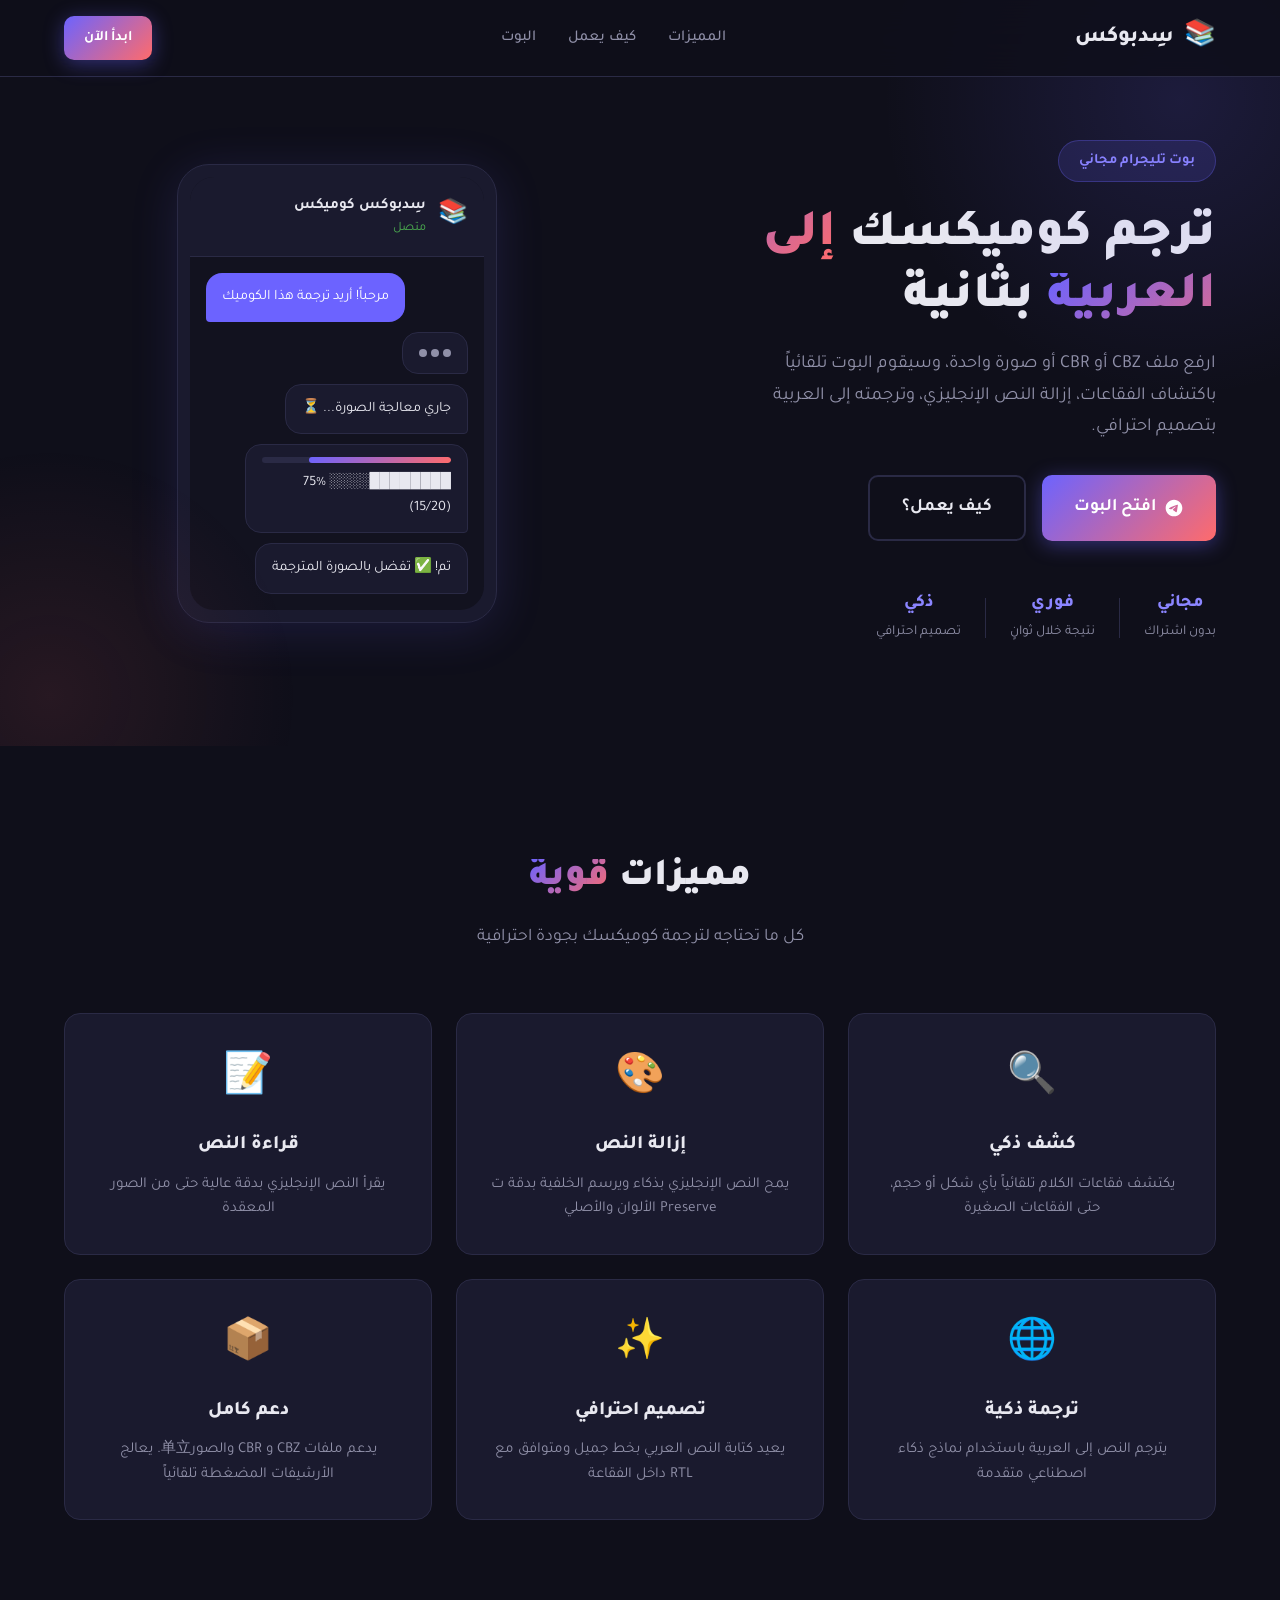
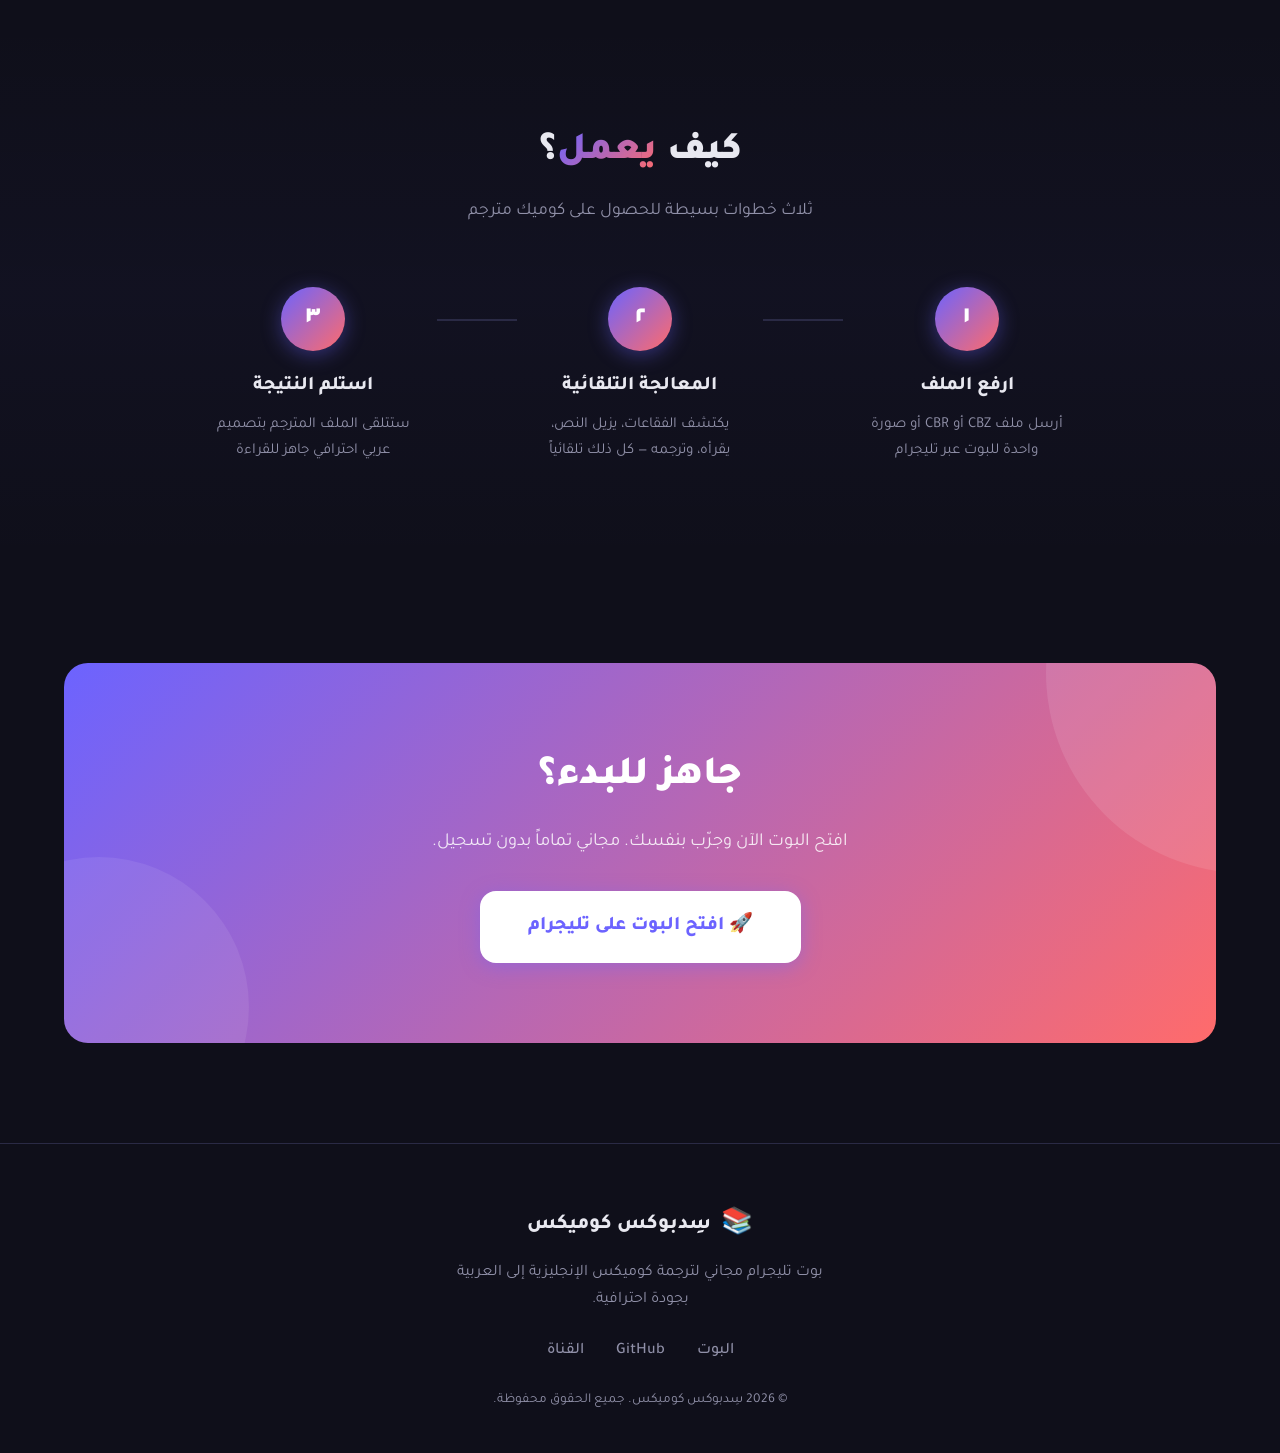
<file: index.html>
<!DOCTYPE html>
<html lang="ar" dir="rtl">
<head>
  <meta charset="UTF-8">
  <meta name="viewport" content="width=device-width, initial-scale=1.0">
  <title>سِدبوكس كوميكس — ترجمة كوميكس عربي</title>
  <meta name="description" content="بوت تليجرام مجاني يترجم كوميكس الإنجليزية إلى العربية بجودة احترافية. رفع الملفات واحصل على النتيجة فوراً.">
  <link rel="preconnect" href="https://fonts.googleapis.com">
  <link rel="preconnect" href="https://fonts.gstatic.com" crossorigin>
  <link href="https://fonts.googleapis.com/css2?family=Tajawal:wght@300;400;500;700;800;900&display=swap" rel="stylesheet">
  <link rel="stylesheet" href="css/style.css">
</head>
<body>

  <!-- Navbar -->
  <nav class="navbar">
    <div class="container nav-container">
      <a href="#" class="logo">
        <span class="logo-icon">📚</span>
        <span class="logo-text">سِدبوكس</span>
      </a>
      <div class="nav-links">
        <a href="#features">المميزات</a>
        <a href="#how-it-works">كيف يعمل</a>
        <a href="#bot">البوت</a>
      </div>
      <a href="https://t.me/sedboxcomic_bot" class="btn btn-primary btn-sm" target="_blank">
        ابدأ الآن
      </a>
    </div>
  </nav>

  <!-- Hero -->
  <section class="hero">
    <div class="container hero-container">
      <div class="hero-content">
        <div class="hero-badge">بوت تليجرام مجاني</div>
        <h1>ترجم كوميكسك <span class="gradient-text">إلى العربية</span> بثانية</h1>
        <p class="hero-desc">ارفع ملف CBZ أو CBR أو صورة واحدة، وسيقوم البوت تلقائياً باكتشاف الفقاعات، إزالة النص الإنجليزي، وترجمته إلى العربية بتصميم احترافي.</p>
        <div class="hero-actions">
          <a href="https://t.me/sedboxcomic_bot" class="btn btn-primary btn-lg" target="_blank">
            <svg width="20" height="20" viewBox="0 0 24 24" fill="currentColor"><path d="M12 2C6.48 2 2 6.48 2 12s4.48 10 10 10 10-4.48 10-10S17.52 2 12 2zm4.64 6.8c-.15 1.58-.8 5.42-1.13 7.19-.14.75-.42 1-.68 1.03-.58.05-1.02-.38-1.58-.75-.88-.58-1.38-.94-2.23-1.5-.99-.65-.35-1.01.22-1.59.15-.15 2.71-2.48 2.76-2.69a.2.2 0 00-.05-.18c-.06-.05-.14-.03-.21-.02-.09.02-1.49.95-4.22 2.79-.4.27-.76.41-1.08.4-.36-.01-1.04-.2-1.55-.37-.63-.2-1.12-.31-1.08-.66.02-.18.27-.36.74-.55 2.92-1.27 4.86-2.11 5.83-2.51 2.78-1.16 3.35-1.36 3.73-1.36.08 0 .27.02.39.12.1.08.13.19.14.27-.01.06.01.24 0 .38z"/></svg>
            افتح البوت
          </a>
          <a href="#how-it-works" class="btn btn-outline btn-lg">كيف يعمل؟</a>
        </div>
        <div class="hero-stats">
          <div class="stat">
            <span class="stat-number">مجاني</span>
            <span class="stat-label">بدون اشتراك</span>
          </div>
          <div class="stat-divider"></div>
          <div class="stat">
            <span class="stat-number">فوري</span>
            <span class="stat-label">نتيجة خلال ثوانٍ</span>
          </div>
          <div class="stat-divider"></div>
          <div class="stat">
            <span class="stat-number">ذكي</span>
            <span class="stat-label">تصميم احترافي</span>
          </div>
        </div>
      </div>
      <div class="hero-visual">
        <div class="phone-mockup">
          <div class="phone-screen">
            <div class="chat-header">
              <div class="chat-avatar">📚</div>
              <div class="chat-info">
                <span class="chat-name">سِدبوكس كوميكس</span>
                <span class="chat-status">متصل</span>
              </div>
            </div>
            <div class="chat-messages">
              <div class="message user-message">مرحباً! أريد ترجمة هذا الكوميك</div>
              <div class="message bot-message">
                <div class="typing-indicator">
                  <span></span><span></span><span></span>
                </div>
              </div>
              <div class="message bot-message">جاري معالجة الصورة... ⏳</div>
              <div class="message bot-message progress-message">
                <div class="progress-bar">
                  <div class="progress-fill" style="width: 75%"></div>
                </div>
                <span>████████░░░░ 75% (15/20)</span>
              </div>
              <div class="message bot-message">تم! ✅ تفضل بالصورة المترجمة</div>
            </div>
          </div>
        </div>
      </div>
    </div>
  </section>

  <!-- Features -->
  <section class="features" id="features">
    <div class="container">
      <div class="section-header">
        <h2>مميزات <span class="gradient-text">قوية</span></h2>
        <p>كل ما تحتاجه لترجمة كوميكسك بجودة احترافية</p>
      </div>
      <div class="features-grid">
        <div class="feature-card">
          <div class="feature-icon">🔍</div>
          <h3>كشف ذكي</h3>
          <p>يكتشف فقاعات الكلام تلقائياً بأي شكل أو حجم، حتى الفقاعات الصغيرة</p>
        </div>
        <div class="feature-card">
          <div class="feature-icon">🎨</div>
          <h3>إزالة النص</h3>
          <p>يمح النص الإنجليزي بذكاء ويرسم الخلفية بدقة ت Preserve الألوان والأصلي</p>
        </div>
        <div class="feature-card">
          <div class="feature-icon">📝</div>
          <h3>قراءة النص</h3>
          <p>يقرأ النص الإنجليزي بدقة عالية حتى من الصور المعقدة</p>
        </div>
        <div class="feature-card">
          <div class="feature-icon">🌐</div>
          <h3>ترجمة ذكية</h3>
          <p>يترجم النص إلى العربية باستخدام نماذج ذكاء اصطناعي متقدمة</p>
        </div>
        <div class="feature-card">
          <div class="feature-icon">✨</div>
          <h3>تصميم احترافي</h3>
          <p>يعيد كتابة النص العربي بخط جميل ومتوافق مع RTL داخل الفقاعة</p>
        </div>
        <div class="feature-card">
          <div class="feature-icon">📦</div>
          <h3>دعم كامل</h3>
          <p>يدعم ملفات CBZ و CBR والصور单立. يعالج الأرشيفات المضغطة تلقائياً</p>
        </div>
      </div>
    </div>
  </section>

  <!-- How it works -->
  <section class="how-it-works" id="how-it-works">
    <div class="container">
      <div class="section-header">
        <h2>كيف <span class="gradient-text">يعمل</span>؟</h2>
        <p>ثلاث خطوات بسيطة للحصول على كوميك مترجم</p>
      </div>
      <div class="steps">
        <div class="step">
          <div class="step-number">١</div>
          <div class="step-content">
            <h3>ارفع الملف</h3>
            <p>أرسل ملف CBZ أو CBR أو صورة واحدة للبوت عبر تليجرام</p>
          </div>
        </div>
        <div class="step-connector"></div>
        <div class="step">
          <div class="step-number">٢</div>
          <div class="step-content">
            <h3>المعالجة التلقائية</h3>
            <p>يكتشف الفقاعات، يزيل النص، يقرأه، وترجمه — كل ذلك تلقائياً</p>
          </div>
        </div>
        <div class="step-connector"></div>
        <div class="step">
          <div class="step-number">٣</div>
          <div class="step-content">
            <h3>استلم النتيجة</h3>
            <p>ستتلقى الملف المترجم بتصميم عربي احترافي جاهز للقراءة</p>
          </div>
        </div>
      </div>
    </div>
  </section>

  <!-- Bot CTA -->
  <section class="bot-cta" id="bot">
    <div class="container">
      <div class="cta-card">
        <div class="cta-content">
          <h2>جاهز للبدء؟</h2>
          <p>افتح البوت الآن وجرّب بنفسك. مجاني تماماً بدون تسجيل.</p>
          <a href="https://t.me/sedboxcomic_bot" class="btn btn-primary btn-xl" target="_blank">
            🚀 افتح البوت على تليجرام
          </a>
        </div>
      </div>
    </div>
  </section>

  <!-- Footer -->
  <footer class="footer">
    <div class="container footer-container">
      <div class="footer-brand">
        <span class="logo-icon">📚</span>
        <span class="logo-text">سِدبوكس كوميكس</span>
      </div>
      <p class="footer-desc">بوت تليجرام مجاني لترجمة كوميكس الإنجليزية إلى العربية بجودة احترافية.</p>
      <div class="footer-links">
        <a href="https://t.me/sedboxcomic_bot" target="_blank">البوت</a>
        <a href="https://github.com/sedbox3/comicx-arabic" target="_blank">GitHub</a>
        <a href="https://t.me/sedbox3" target="_blank">القناة</a>
      </div>
      <p class="footer-copy">© 2026 سِدبوكس كوميكس. جميع الحقوق محفوظة.</p>
    </div>
  </footer>

</body>
</html>
</file>
<file: css/style.css>
/* ===== Variables ===== */
:root {
  --primary: #6C63FF;
  --primary-dark: #5A52D5;
  --primary-light: #8B85FF;
  --accent: #FF6B6B;
  --bg: #0F0F1A;
  --bg-card: #1A1A2E;
  --bg-card-hover: #222240;
  --text: #E8E8F0;
  --text-muted: #9090A8;
  --border: #2A2A45;
  --gradient: linear-gradient(135deg, #6C63FF 0%, #FF6B6B 100%);
  --shadow: 0 4px 24px rgba(0, 0, 0, 0.3);
  --shadow-lg: 0 8px 48px rgba(108, 99, 255, 0.15);
  --radius: 16px;
  --radius-sm: 10px;
  --transition: all 0.3s ease;
}

/* ===== Reset ===== */
*, *::before, *::after {
  margin: 0;
  padding: 0;
  box-sizing: border-box;
}

html {
  scroll-behavior: smooth;
}

body {
  font-family: 'Tajawal', sans-serif;
  background: var(--bg);
  color: var(--text);
  line-height: 1.7;
  overflow-x: hidden;
}

.container {
  max-width: 1200px;
  margin: 0 auto;
  padding: 0 24px;
}

a {
  text-decoration: none;
  color: inherit;
}

/* ===== Navbar ===== */
.navbar {
  position: fixed;
  top: 0;
  left: 0;
  right: 0;
  z-index: 100;
  background: rgba(15, 15, 26, 0.85);
  backdrop-filter: blur(20px);
  border-bottom: 1px solid var(--border);
  padding: 16px 0;
}

.nav-container {
  display: flex;
  align-items: center;
  justify-content: space-between;
}

.logo {
  display: flex;
  align-items: center;
  gap: 10px;
  font-size: 1.4rem;
  font-weight: 800;
}

.logo-icon {
  font-size: 1.6rem;
}

.nav-links {
  display: flex;
  gap: 32px;
}

.nav-links a {
  color: var(--text-muted);
  font-weight: 500;
  transition: var(--transition);
  font-size: 0.95rem;
}

.nav-links a:hover {
  color: var(--text);
}

/* ===== Buttons ===== */
.btn {
  display: inline-flex;
  align-items: center;
  gap: 8px;
  font-family: 'Tajawal', sans-serif;
  font-weight: 700;
  border: none;
  border-radius: var(--radius-sm);
  cursor: pointer;
  transition: var(--transition);
  text-decoration: none;
}

.btn-primary {
  background: var(--gradient);
  color: white;
  box-shadow: 0 4px 20px rgba(108, 99, 255, 0.4);
}

.btn-primary:hover {
  transform: translateY(-2px);
  box-shadow: 0 6px 30px rgba(108, 99, 255, 0.5);
}

.btn-outline {
  background: transparent;
  color: var(--text);
  border: 2px solid var(--border);
}

.btn-outline:hover {
  border-color: var(--primary);
  color: var(--primary-light);
}

.btn-sm { padding: 10px 20px; font-size: 0.9rem; }
.btn-lg { padding: 16px 32px; font-size: 1.1rem; }
.btn-xl { padding: 20px 48px; font-size: 1.2rem; border-radius: var(--radius); }

/* ===== Hero ===== */
.hero {
  padding: 140px 0 100px;
  position: relative;
  overflow: hidden;
}

.hero::before {
  content: '';
  position: absolute;
  top: -200px;
  right: -200px;
  width: 600px;
  height: 600px;
  background: radial-gradient(circle, rgba(108, 99, 255, 0.15) 0%, transparent 70%);
  pointer-events: none;
}

.hero::after {
  content: '';
  position: absolute;
  bottom: -200px;
  left: -200px;
  width: 500px;
  height: 500px;
  background: radial-gradient(circle, rgba(255, 107, 107, 0.1) 0%, transparent 70%);
  pointer-events: none;
}

.hero-container {
  display: grid;
  grid-template-columns: 1fr 1fr;
  gap: 60px;
  align-items: center;
}

.hero-badge {
  display: inline-block;
  background: rgba(108, 99, 255, 0.15);
  color: var(--primary-light);
  padding: 8px 20px;
  border-radius: 50px;
  font-size: 0.9rem;
  font-weight: 600;
  margin-bottom: 24px;
  border: 1px solid rgba(108, 99, 255, 0.3);
}

.hero h1 {
  font-size: 3.2rem;
  font-weight: 900;
  line-height: 1.2;
  margin-bottom: 20px;
}

.gradient-text {
  background: var(--gradient);
  -webkit-background-clip: text;
  -webkit-text-fill-color: transparent;
  background-clip: text;
}

.hero-desc {
  font-size: 1.15rem;
  color: var(--text-muted);
  margin-bottom: 32px;
  max-width: 500px;
}

.hero-actions {
  display: flex;
  gap: 16px;
  margin-bottom: 48px;
}

.hero-stats {
  display: flex;
  align-items: center;
  gap: 24px;
}

.stat {
  text-align: center;
}

.stat-number {
  display: block;
  font-size: 1.1rem;
  font-weight: 800;
  color: var(--primary-light);
}

.stat-label {
  font-size: 0.85rem;
  color: var(--text-muted);
}

.stat-divider {
  width: 1px;
  height: 40px;
  background: var(--border);
}

/* ===== Phone Mockup ===== */
.hero-visual {
  display: flex;
  justify-content: center;
}

.phone-mockup {
  width: 320px;
  background: var(--bg-card);
  border-radius: 32px;
  padding: 12px;
  box-shadow: var(--shadow-lg);
  border: 1px solid var(--border);
}

.phone-screen {
  background: #12121F;
  border-radius: 24px;
  overflow: hidden;
}

.chat-header {
  display: flex;
  align-items: center;
  gap: 12px;
  padding: 16px;
  background: var(--bg-card);
  border-bottom: 1px solid var(--border);
}

.chat-avatar {
  font-size: 1.5rem;
}

.chat-info {
  display: flex;
  flex-direction: column;
}

.chat-name {
  font-weight: 700;
  font-size: 0.95rem;
}

.chat-status {
  font-size: 0.8rem;
  color: #4CAF50;
}

.chat-messages {
  padding: 16px;
  display: flex;
  flex-direction: column;
  gap: 10px;
  min-height: 300px;
}

.message {
  padding: 12px 16px;
  border-radius: 16px;
  font-size: 0.9rem;
  max-width: 85%;
  animation: fadeInUp 0.5s ease forwards;
  opacity: 0;
}

.message:nth-child(1) { animation-delay: 0.2s; }
.message:nth-child(2) { animation-delay: 0.6s; }
.message:nth-child(3) { animation-delay: 1.2s; }
.message:nth-child(4) { animation-delay: 1.8s; }
.message:nth-child(5) { animation-delay: 2.4s; }

.user-message {
  background: var(--primary);
  color: white;
  align-self: flex-end;
  border-bottom-left-radius: 4px;
}

.bot-message {
  background: var(--bg-card);
  color: var(--text);
  align-self: flex-start;
  border-bottom-right-radius: 4px;
  border: 1px solid var(--border);
}

.progress-message {
  display: flex;
  flex-direction: column;
  gap: 8px;
}

.progress-bar {
  width: 100%;
  height: 6px;
  background: var(--border);
  border-radius: 3px;
  overflow: hidden;
}

.progress-fill {
  height: 100%;
  background: var(--gradient);
  border-radius: 3px;
  animation: progress 2s ease forwards;
  animation-delay: 2s;
  width: 0;
}

@keyframes progress {
  to { width: 75%; }
}

.typing-indicator {
  display: flex;
  gap: 4px;
  padding: 4px 0;
}

.typing-indicator span {
  width: 8px;
  height: 8px;
  background: var(--text-muted);
  border-radius: 50%;
  animation: typing 1.4s ease-in-out infinite;
}

.typing-indicator span:nth-child(2) { animation-delay: 0.2s; }
.typing-indicator span:nth-child(3) { animation-delay: 0.4s; }

@keyframes typing {
  0%, 60%, 100% { transform: translateY(0); opacity: 0.4; }
  30% { transform: translateY(-6px); opacity: 1; }
}

@keyframes fadeInUp {
  from { opacity: 0; transform: translateY(10px); }
  to { opacity: 1; transform: translateY(0); }
}

/* ===== Features ===== */
.features {
  padding: 100px 0;
}

.section-header {
  text-align: center;
  margin-bottom: 60px;
}

.section-header h2 {
  font-size: 2.4rem;
  font-weight: 900;
  margin-bottom: 12px;
}

.section-header p {
  color: var(--text-muted);
  font-size: 1.1rem;
}

.features-grid {
  display: grid;
  grid-template-columns: repeat(3, 1fr);
  gap: 24px;
}

.feature-card {
  background: var(--bg-card);
  border: 1px solid var(--border);
  border-radius: var(--radius);
  padding: 32px;
  transition: var(--transition);
  text-align: center;
}

.feature-card:hover {
  background: var(--bg-card-hover);
  border-color: var(--primary);
  transform: translateY(-4px);
  box-shadow: var(--shadow-lg);
}

.feature-icon {
  font-size: 2.5rem;
  margin-bottom: 16px;
}

.feature-card h3 {
  font-size: 1.2rem;
  font-weight: 800;
  margin-bottom: 10px;
}

.feature-card p {
  color: var(--text-muted);
  font-size: 0.95rem;
  line-height: 1.6;
}

/* ===== How it works ===== */
.how-it-works {
  padding: 100px 0;
  background: linear-gradient(180deg, transparent 0%, rgba(108, 99, 255, 0.03) 50%, transparent 100%);
}

.steps {
  display: flex;
  align-items: flex-start;
  justify-content: center;
  gap: 0;
  max-width: 900px;
  margin: 0 auto;
}

.step {
  flex: 1;
  text-align: center;
  padding: 0 20px;
}

.step-number {
  width: 64px;
  height: 64px;
  background: var(--gradient);
  color: white;
  font-size: 1.5rem;
  font-weight: 900;
  border-radius: 50%;
  display: flex;
  align-items: center;
  justify-content: center;
  margin: 0 auto 20px;
  box-shadow: 0 4px 20px rgba(108, 99, 255, 0.4);
}

.step-content h3 {
  font-size: 1.2rem;
  font-weight: 800;
  margin-bottom: 8px;
}

.step-content p {
  color: var(--text-muted);
  font-size: 0.95rem;
}

.step-connector {
  width: 80px;
  height: 2px;
  background: var(--border);
  margin-top: 32px;
  flex-shrink: 0;
}

/* ===== Bot CTA ===== */
.bot-cta {
  padding: 100px 0;
}

.cta-card {
  background: var(--gradient);
  border-radius: 24px;
  padding: 80px 40px;
  text-align: center;
  position: relative;
  overflow: hidden;
}

.cta-card::before {
  content: '';
  position: absolute;
  top: -50%;
  right: -20%;
  width: 400px;
  height: 400px;
  background: rgba(255, 255, 255, 0.1);
  border-radius: 50%;
  pointer-events: none;
}

.cta-card::after {
  content: '';
  position: absolute;
  bottom: -30%;
  left: -10%;
  width: 300px;
  height: 300px;
  background: rgba(255, 255, 255, 0.08);
  border-radius: 50%;
  pointer-events: none;
}

.cta-content {
  position: relative;
  z-index: 1;
}

.cta-content h2 {
  font-size: 2.5rem;
  font-weight: 900;
  color: white;
  margin-bottom: 16px;
}

.cta-content p {
  font-size: 1.15rem;
  color: rgba(255, 255, 255, 0.85);
  margin-bottom: 32px;
}

.cta-content .btn {
  background: white;
  color: var(--primary);
  font-weight: 800;
}

.cta-content .btn:hover {
  transform: translateY(-3px);
  box-shadow: 0 8px 30px rgba(0, 0, 0, 0.2);
}

/* ===== Footer ===== */
.footer {
  padding: 60px 0 40px;
  border-top: 1px solid var(--border);
}

.footer-container {
  text-align: center;
}

.footer-brand {
  display: flex;
  align-items: center;
  justify-content: center;
  gap: 10px;
  font-size: 1.3rem;
  font-weight: 800;
  margin-bottom: 12px;
}

.footer-desc {
  color: var(--text-muted);
  margin-bottom: 24px;
  max-width: 400px;
  margin-left: auto;
  margin-right: auto;
}

.footer-links {
  display: flex;
  justify-content: center;
  gap: 32px;
  margin-bottom: 24px;
}

.footer-links a {
  color: var(--text-muted);
  font-weight: 500;
  transition: var(--transition);
}

.footer-links a:hover {
  color: var(--primary-light);
}

.footer-copy {
  color: var(--text-muted);
  font-size: 0.85rem;
}

/* ===== Responsive ===== */
@media (max-width: 768px) {
  .nav-links { display: none; }

  .hero-container {
    grid-template-columns: 1fr;
    text-align: center;
  }

  .hero h1 { font-size: 2.2rem; }
  .hero-desc { margin: 0 auto 32px; }
  .hero-actions { justify-content: center; flex-wrap: wrap; }
  .hero-stats { justify-content: center; }
  .hero-visual { margin-top: 40px; }

  .features-grid {
    grid-template-columns: 1fr;
  }

  .steps {
    flex-direction: column;
    align-items: center;
  }

  .step-connector {
    width: 2px;
    height: 40px;
    margin: 0;
  }

  .cta-card { padding: 60px 24px; }
  .cta-content h2 { font-size: 1.8rem; }
}
</file>
